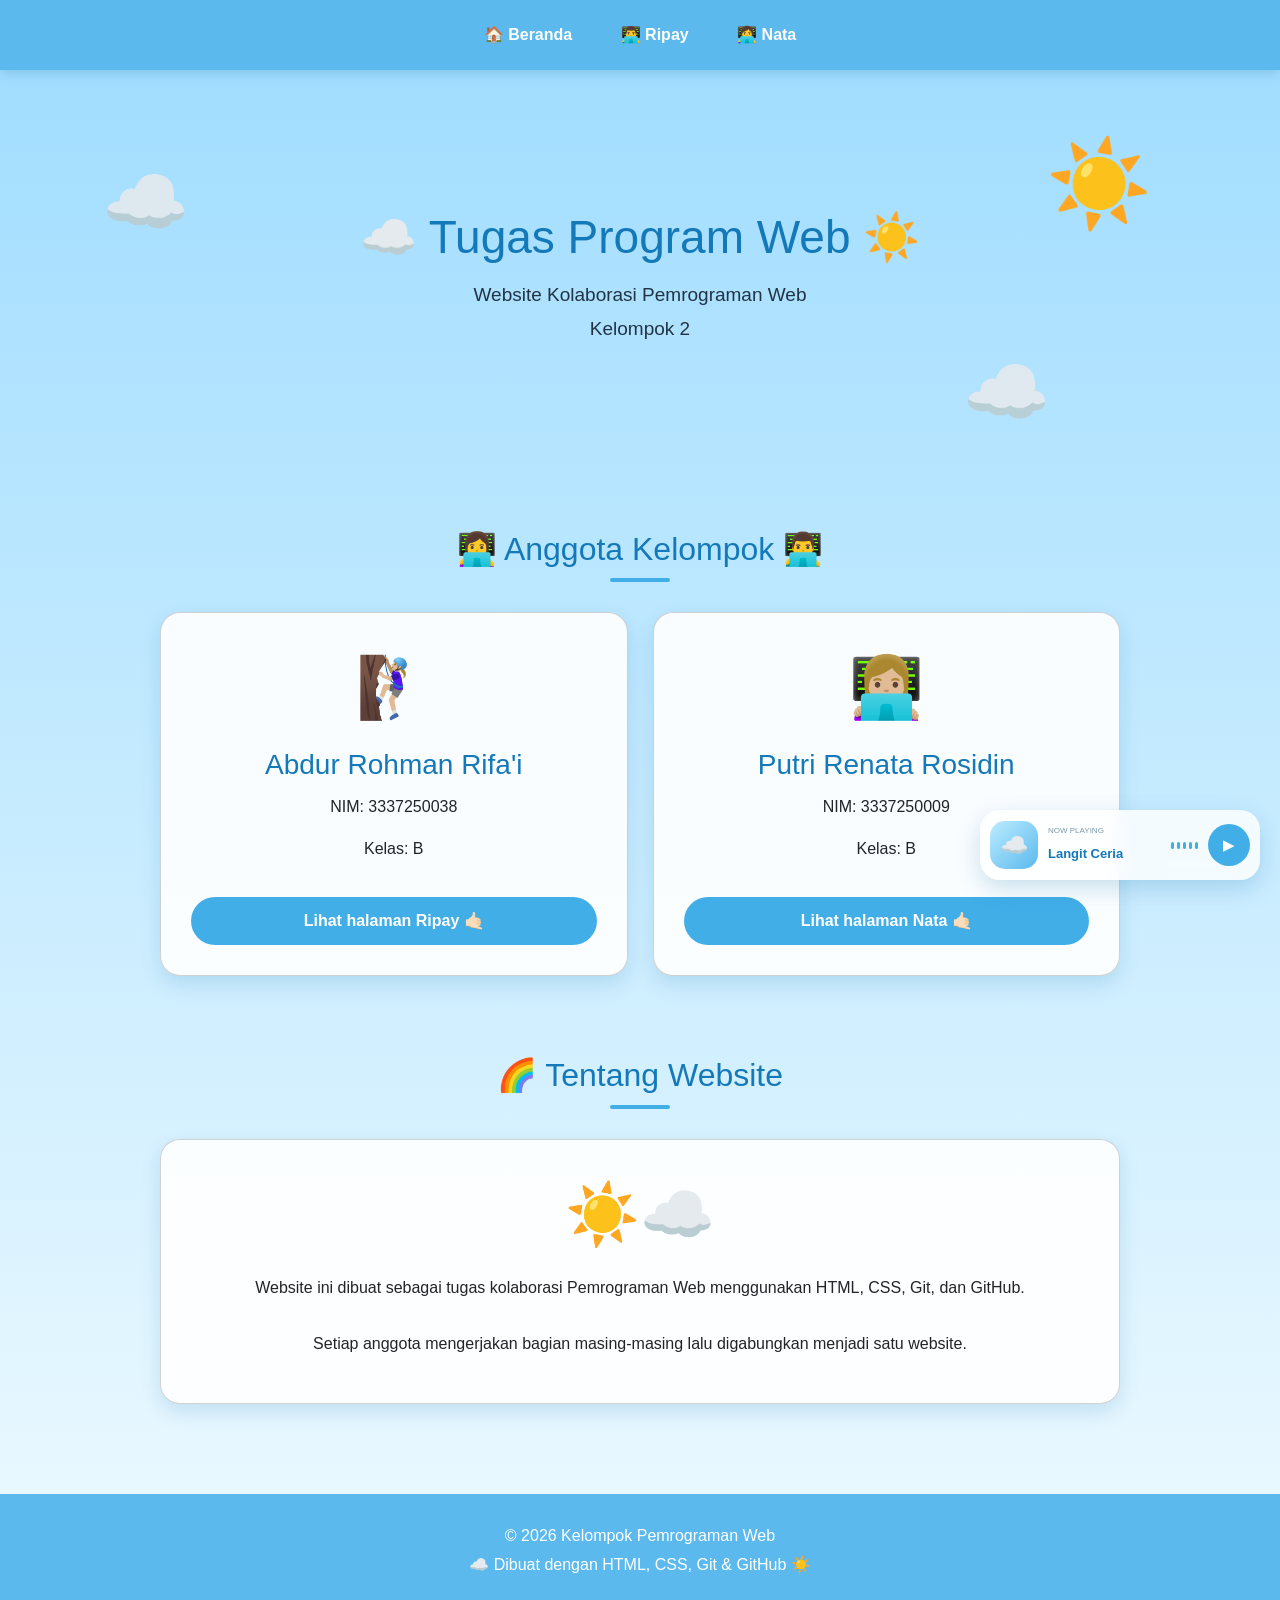
<file: index.html>
<!DOCTYPE html>
<html lang="id">

<head>

    <meta charset="UTF-8">

    <meta name="viewport"
          content="width=device-width, initial-scale=1.0">

    <title>Langit Ceria</title>

    <link href="https://cdn.jsdelivr.net/npm/bootstrap@5.3.8/dist/css/bootstrap.min.css"
          rel="stylesheet">

    <link rel="stylesheet" href="style.css">

</head>

<body>

<nav>

    <a href="index.html">🏠 Beranda</a>

    <a href="ripay.html">👨‍💻 Ripay</a>

    <a href="nata.html">👩‍💻 Nata</a>

</nav>


<div class="music-player" id="musicPlayer">

    <div class="music-cover">
        ☁️
    </div>

    <div class="music-detail">

        <small>NOW PLAYING</small>

        <span>Langit Ceria</span>

    </div>

    <div class="music-bars">

        <i></i>
        <i></i>
        <i></i>
        <i></i>
        <i></i>

    </div>

    <button
        class="music-button"
        id="musicButton"
        onclick="putarMusik()">

        ▶

    </button>

    <audio id="musik" loop>

        <source src="musik-beranda.mp3"
                type="audio/mpeg">

    </audio>

</div>


<section class="hero">

    <div class="cloud cloud1">
        ☁️
    </div>

    <div class="cloud cloud2">
        ☁️
    </div>

    <div class="sun">
        ☀️
    </div>

    <div>

        <h1>
            ☁️ Tugas Program Web ☀️
        </h1>

        <p>
            Website Kolaborasi Pemrograman Web
        </p>

        <p>
            Kelompok 2
        </p>

    </div>

</section>


<section class="container">

    <h2 class="title">
        👩‍💻 Anggota Kelompok 👨‍💻
    </h2>

    <div class="cards">

        <div class="card">

            <div class="emoji">
                🧗🏼‍♀️
            </div>

            <h3>
                Abdur Rohman Rifa'i
            </h3>

            <p>
                NIM: 3337250038
            </p>

            <p>
                Kelas: B
            </p>

            <a
                href="ripay.html"
                class="button">

                Lihat halaman Ripay 🤙🏻

            </a>

        </div>


        <div class="card">

            <div class="emoji">
                👩🏼‍💻
            </div>

            <h3>
                Putri Renata Rosidin
            </h3>

            <p>
                NIM: 3337250009
            </p>

            <p>
                Kelas: B
            </p>

            <a
                href="nata.html"
                class="button">

                Lihat halaman Nata 🤙🏻

            </a>

        </div>

    </div>

</section>


<section class="container">

    <h2 class="title">
        🌈 Tentang Website
    </h2>

    <div class="card">

        <div class="emoji">
            ☀️☁️
        </div>

        <p>
            Website ini dibuat sebagai tugas
            kolaborasi Pemrograman Web menggunakan
            HTML, CSS, Git, dan GitHub.
        </p>

        <p style="margin-top: 15px;">

            Setiap anggota mengerjakan bagian
            masing-masing lalu digabungkan menjadi
            satu website.

        </p>

    </div>

</section>


<footer>

    <p>
        © 2026 Kelompok Pemrograman Web
    </p>

    <p>
        ☁️ Dibuat dengan HTML, CSS, Git & GitHub ☀️
    </p>

</footer>


<script>

const musik = document.getElementById("musik");
const tombol = document.getElementById("musicButton");
const player = document.getElementById("musicPlayer");

function putarMusik() {

    if (musik.paused) {

        musik.play();

        tombol.innerHTML = "Ⅱ";

        player.classList.add("playing");

    } else {

        musik.pause();

        tombol.innerHTML = "▶";

        player.classList.remove("playing");

    }

}

</script>

<script src="https://cdn.jsdelivr.net/npm/bootstrap@5.3.8/dist/js/bootstrap.bundle.min.js"></script>

</body>

</html>
</file>
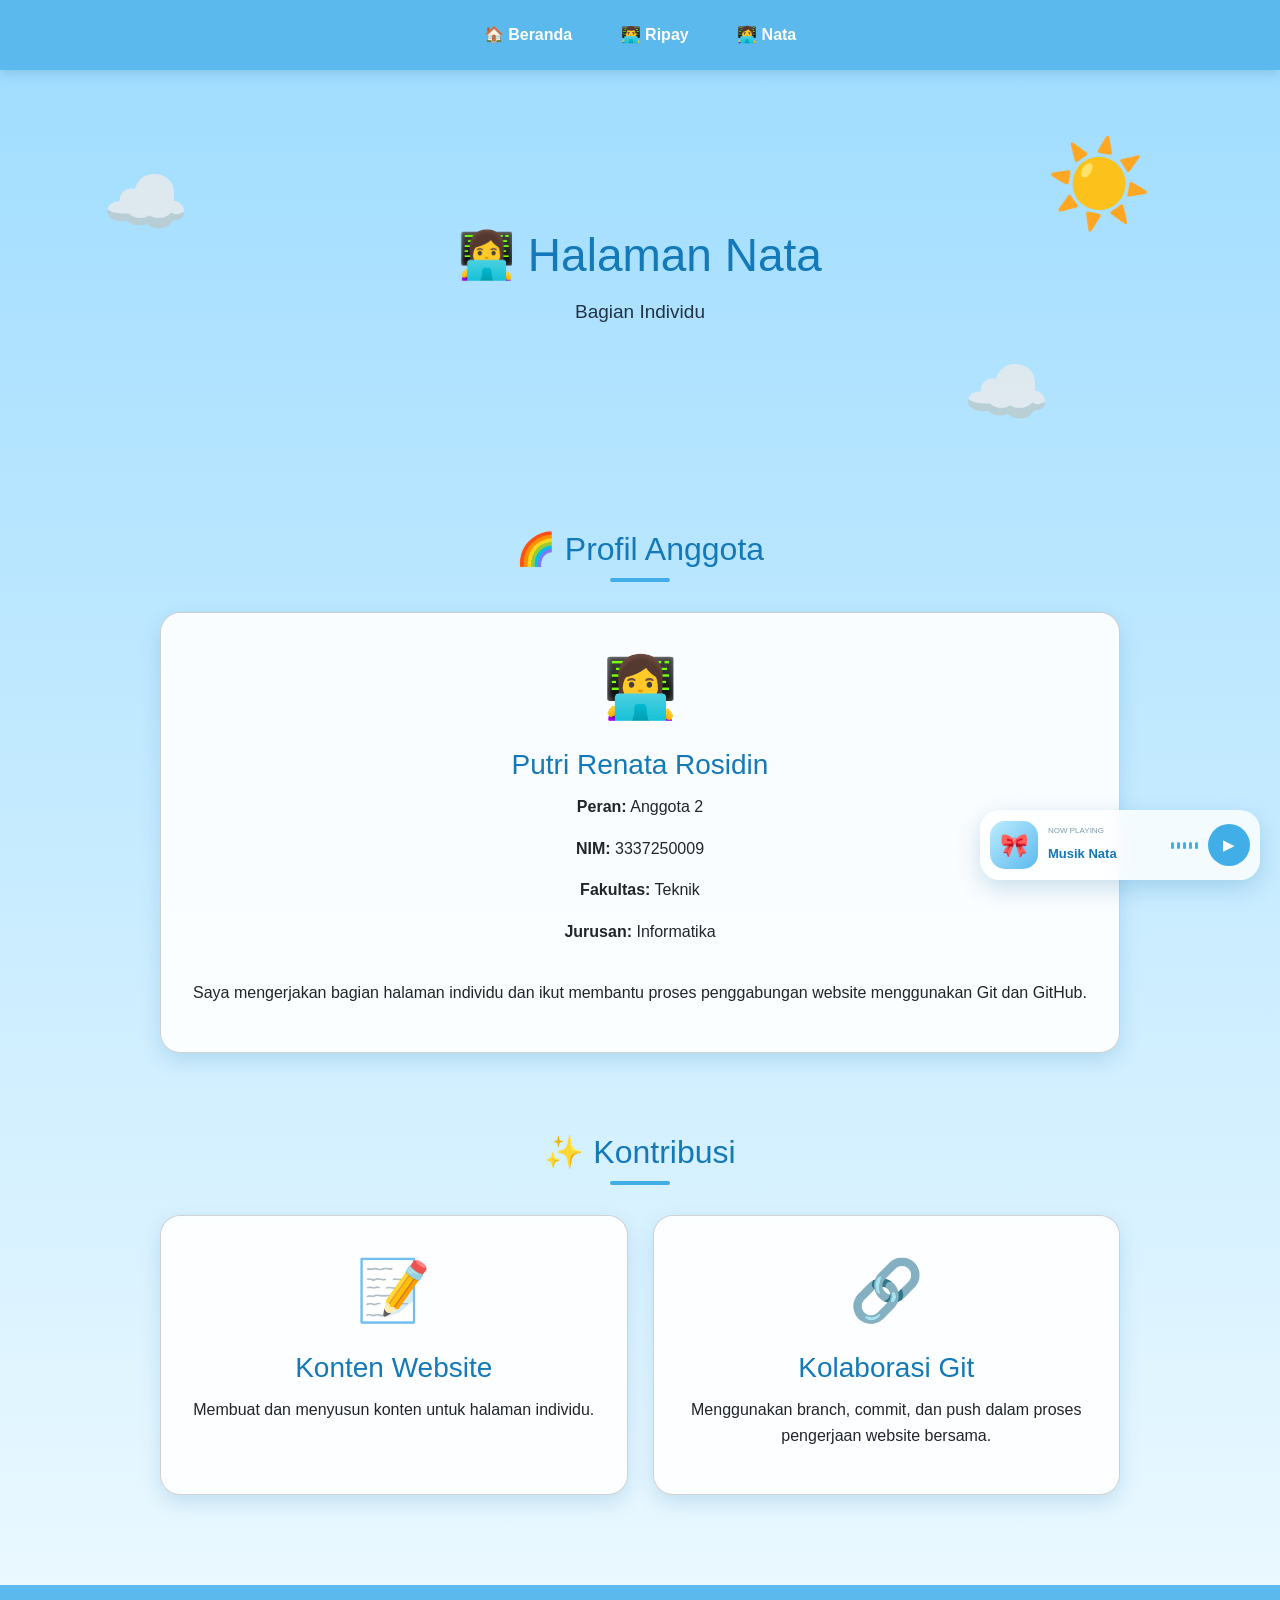
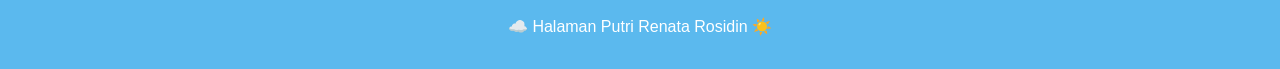
<file: nata.html>
<!DOCTYPE html>
<html lang="id">

<head>

    <meta charset="UTF-8">

    <meta name="viewport"
          content="width=device-width, initial-scale=1.0">

    <title>Nata - Langit Ceria</title>

    <link href="https://cdn.jsdelivr.net/npm/bootstrap@5.3.8/dist/css/bootstrap.min.css"
          rel="stylesheet">

    <link rel="stylesheet" href="style.css">

</head>

<body>

<nav>

    <a href="index.html">🏠 Beranda</a>

    <a href="ripay.html">👨‍💻 Ripay</a>

    <a href="nata.html">👩‍💻 Nata</a>

</nav>


<div class="music-player" id="musicPlayer">

    <div class="music-cover">
        🎀
    </div>

    <div class="music-detail">

        <small>NOW PLAYING</small>

        <span>Musik Nata</span>

    </div>

    <div class="music-bars">

        <i></i>
        <i></i>
        <i></i>
        <i></i>
        <i></i>

    </div>

    <button
        class="music-button"
        id="musicButton"
        onclick="putarMusik()">

        ▶

    </button>

    <audio id="musik" loop>

        <source src="musik-nata.mp3"
                type="audio/mpeg">

    </audio>

</div>


<section class="hero">

    <div class="cloud cloud1">
        ☁️
    </div>

    <div class="cloud cloud2">
        ☁️
    </div>

    <div class="sun">
        ☀️
    </div>

    <div>

        <h1>
            👩‍💻 Halaman Nata
        </h1>

        <p>
            Bagian Individu
        </p>

    </div>

</section>


<section class="container">

    <h2 class="title">
        🌈 Profil Anggota
    </h2>

    <div class="card">

        <div class="emoji">
            👩‍💻
        </div>

        <h3>
            Putri Renata Rosidin
        </h3>

        <p>
            <strong>Peran:</strong>
            Anggota 2
        </p>

        <p>
            <strong>NIM:</strong>
            3337250009
        </p>

        <p>
            <strong>Fakultas:</strong>
            Teknik
        </p>

        <p>
            <strong>Jurusan:</strong>
            Informatika
        </p>

        <p style="margin-top: 20px;">

            Saya mengerjakan bagian halaman
            individu dan ikut membantu proses
            penggabungan website menggunakan
            Git dan GitHub.

        </p>

    </div>

</section>


<section class="container">

    <h2 class="title">
        ✨ Kontribusi
    </h2>

    <div class="cards">

        <div class="card">

            <div class="emoji">
                📝
            </div>

            <h3>
                Konten Website
            </h3>

            <p>
                Membuat dan menyusun konten
                untuk halaman individu.
            </p>

        </div>


        <div class="card">

            <div class="emoji">
                🔗
            </div>

            <h3>
                Kolaborasi Git
            </h3>

            <p>
                Menggunakan branch, commit,
                dan push dalam proses pengerjaan
                website bersama.
            </p>

        </div>

    </div>

</section>


<footer>

    <p>
        ☁️ Halaman Putri Renata Rosidin ☀️
    </p>

</footer>


<script>

const musik = document.getElementById("musik");
const tombol = document.getElementById("musicButton");
const player = document.getElementById("musicPlayer");

function putarMusik() {

    if (musik.paused) {

        musik.play();

        tombol.innerHTML = "Ⅱ";

        player.classList.add("playing");

    } else {

        musik.pause();

        tombol.innerHTML = "▶";

        player.classList.remove("playing");

    }

}

</script>

<script src="https://cdn.jsdelivr.net/npm/bootstrap@5.3.8/dist/js/bootstrap.bundle.min.js"></script>

</body>

</html>
</file>
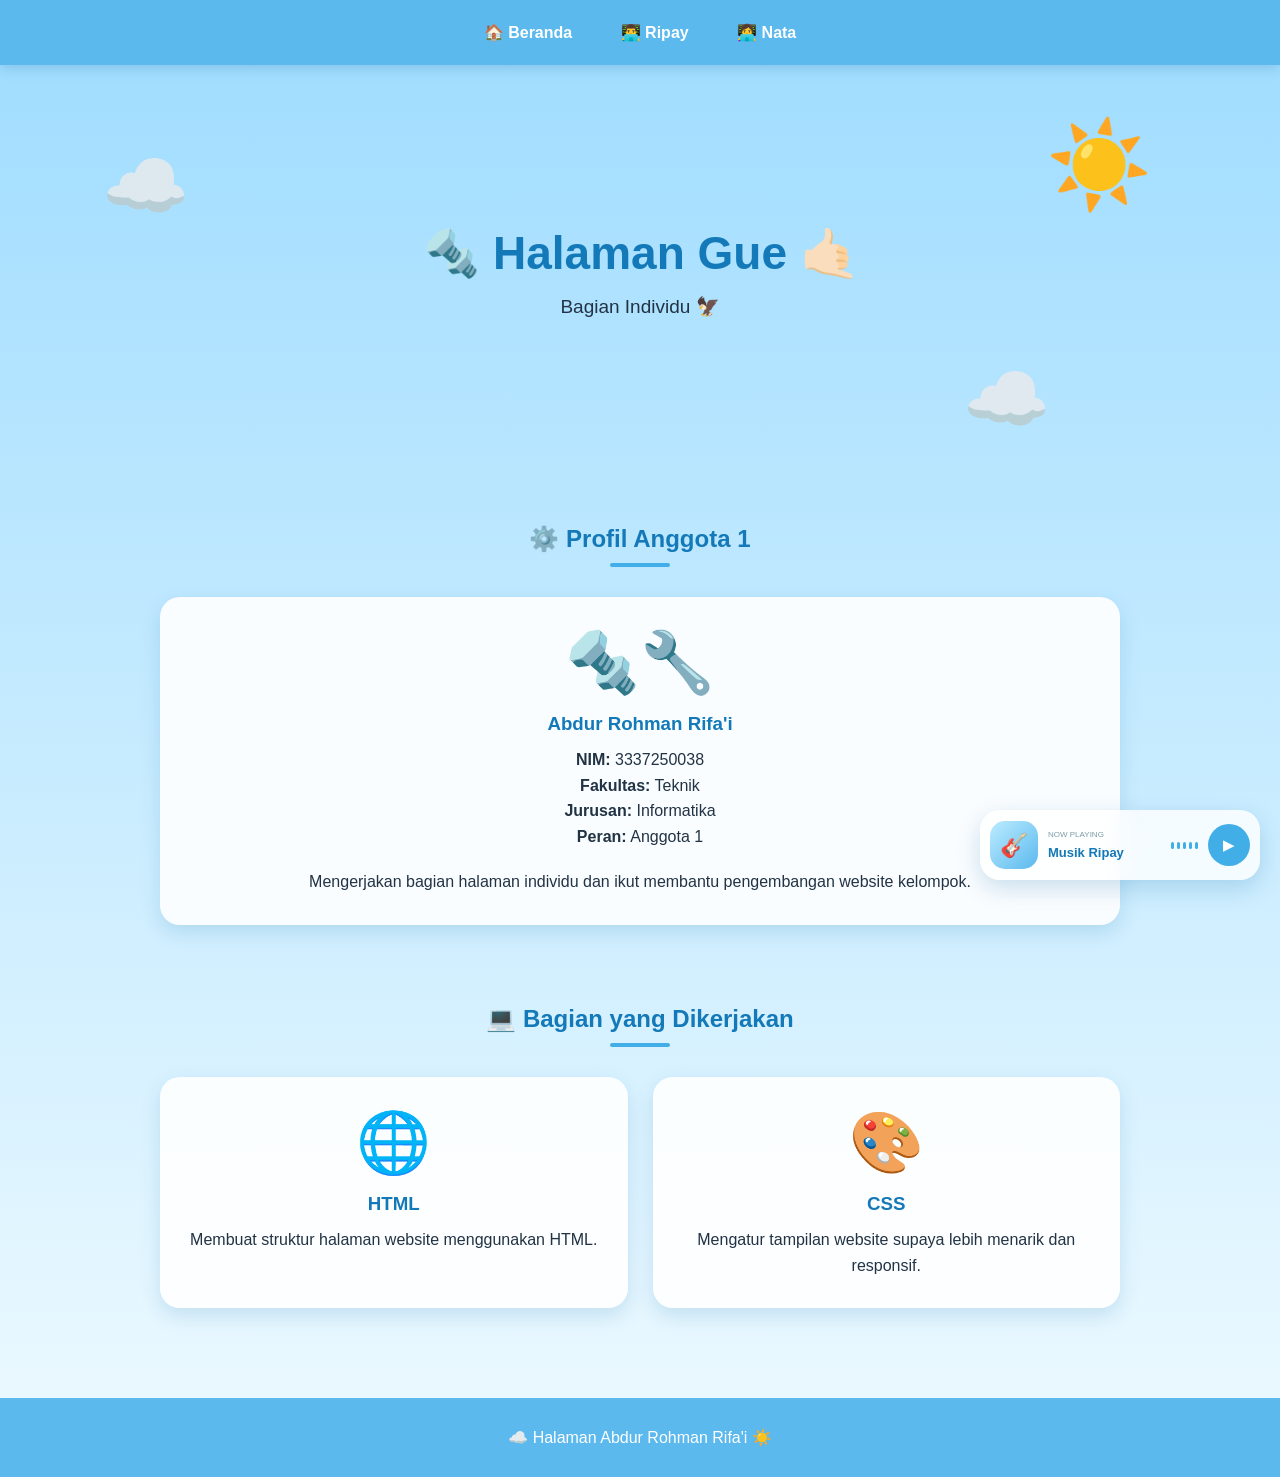
<file: ripay.html>
<!DOCTYPE html>
<html lang="id">

<head>

    <meta charset="UTF-8">

    <meta name="viewport"
          content="width=device-width, initial-scale=1.0">

    <title>Ripay - Langit Ceria</title>

    <link rel="stylesheet" href="style.css">

</head>

<body>

<nav>

    <a href="index.html">🏠 Beranda</a>

    <a href="ripay.html">👨‍💻 Ripay</a>

    <a href="nata.html">👩‍💻 Nata</a>

</nav>


<!-- musik -->

<div class="music-player" id="musicPlayer">

    <div class="music-cover">
        🎸
    </div>

    <div class="music-detail">

        <small>NOW PLAYING</small>

        <span>Musik Ripay</span>

    </div>

    <div class="music-bars">

        <i></i>
        <i></i>
        <i></i>
        <i></i>
        <i></i>

    </div>

    <button
        class="music-button"
        id="musicButton"
        onclick="putarMusik()">

        ▶

    </button>

    <audio id="musik" loop>

        <source src="musik-ripay.mp3"
                type="audio/mpeg">

    </audio>

</div>


<section class="hero">

    <div class="cloud cloud1">
        ☁️
    </div>

    <div class="cloud cloud2">
        ☁️
    </div>

    <div class="sun">
        ☀️
    </div>

    <div>

        <h1>
            🔩 Halaman Gue 🤙🏻
        </h1>

        <p>
            Bagian Individu 🦅
        </p>

    </div>

</section>


<section class="container">

    <h2 class="title">
        ⚙️ Profil Anggota 1
    </h2>

    <div class="card">

        <div class="emoji">
            🔩🔧
        </div>

        <h3>
            Abdur Rohman Rifa'i
        </h3>

        <p>
            <strong>NIM:</strong>
            3337250038
        </p>

        <p>
            <strong>Fakultas:</strong>
            Teknik
        </p>

        <p>
            <strong>Jurusan:</strong>
            Informatika
        </p>

        <p>
            <strong>Peran:</strong>
            Anggota 1
        </p>

        <p style="margin-top: 20px;">

            Mengerjakan bagian halaman individu
            dan ikut membantu pengembangan
            website kelompok.

        </p>

    </div>

</section>


<section class="container">

    <h2 class="title">
        💻 Bagian yang Dikerjakan
    </h2>

    <div class="cards">

        <div class="card">

            <div class="emoji">
                🌐
            </div>

            <h3>HTML</h3>

            <p>

                Membuat struktur halaman website
                menggunakan HTML.

            </p>

        </div>


        <div class="card">

            <div class="emoji">
                🎨
            </div>

            <h3>CSS</h3>

            <p>

                Mengatur tampilan website supaya
                lebih menarik dan responsif.

            </p>

        </div>

    </div>

</section>


<footer>

    <p>
        ☁️ Halaman Abdur Rohman Rifa'i ☀️
    </p>

</footer>


<script>

const musik = document.getElementById("musik");
const tombol = document.getElementById("musicButton");
const player = document.getElementById("musicPlayer");

function putarMusik() {

    if (musik.paused) {

        musik.play();

        tombol.innerHTML = "Ⅱ";

        player.classList.add("playing");

    } else {

        musik.pause();

        tombol.innerHTML = "▶";

        player.classList.remove("playing");

    }

}

</script>

</body>
</html>
</file>
<file: style.css>
* {
    margin: 0;
    padding: 0;
    box-sizing: border-box;
}

html {
    scroll-behavior: smooth;
}

body {
    font-family: Arial, sans-serif;
    background: linear-gradient(#9edcff, #eefaff);
    color: #234;
    min-height: 100vh;
    overflow-x: hidden;
}

nav {
    background: #5bb9ee;
    padding: 15px;
    text-align: center;
    position: sticky;
    top: 0;
    z-index: 10;
    box-shadow: 0 3px 12px rgba(0, 90, 140, 0.2);
}

nav a {
    color: white;
    text-decoration: none;
    font-weight: bold;
    margin: 0 10px;
    padding: 8px 12px;
    border-radius: 20px;
    display: inline-block;
    transition: 0.3s;
}

nav a:hover {
    background: rgba(255, 255, 255, 0.2);
    color: #fff7a8;
    transform: translateY(-2px);
}

.hero {
    min-height: 420px;
    display: flex;
    align-items: center;
    justify-content: center;
    text-align: center;
    padding: 40px 20px;
    position: relative;
    overflow: hidden;
}

.hero h1 {
    font-size: 46px;
    color: #1479b8;
    margin-bottom: 15px;
    animation: muncul 1s ease;
}

.hero p {
    font-size: 19px;
    margin: 6px;
    animation: naik 1.5s ease;
}

.sun {
    position: absolute;
    right: 10%;
    top: 50px;
    font-size: 85px;
    animation: matahari 4s ease-in-out infinite;
}

.cloud {
    position: absolute;
    font-size: 70px;
    opacity: 0.9;
}

.cloud1 {
    left: 8%;
    top: 80px;
    animation: awan1 9s ease-in-out infinite;
}

.cloud2 {
    right: 18%;
    bottom: 45px;
    animation: awan2 11s ease-in-out infinite;
}

.container {
    max-width: 1000px;
    margin: auto;
    padding: 40px 20px;
}

.title {
    text-align: center;
    color: #1479b8;
    margin-bottom: 30px;
}

.title::after {
    content: "";
    display: block;
    width: 60px;
    height: 4px;
    background: #42aee8;
    border-radius: 10px;
    margin: 10px auto;
}

.cards {
    display: grid;
    grid-template-columns: repeat(auto-fit, minmax(280px, 1fr));
    gap: 25px;
}

.card {
    background: rgba(255, 255, 255, 0.9);
    border-radius: 20px;
    padding: 30px;
    text-align: center;
    box-shadow: 0 8px 20px rgba(0, 100, 160, 0.15);
    transition: 0.4s;
    animation: kartu 4s ease-in-out infinite;
    position: relative;
    overflow: hidden;
}

.card:nth-child(2) {
    animation-delay: 0.5s;
}

.card:hover {
    transform: translateY(-10px);
    box-shadow: 0 15px 30px rgba(0, 100, 160, 0.25);
}

.card h3 {
    color: #1479b8;
    margin-bottom: 12px;
}

.card p {
    line-height: 1.6;
}

.emoji {
    font-size: 60px;
    margin-bottom: 15px;
    display: inline-block;
    animation: emoji 3s ease-in-out infinite;
}

.button {
    display: inline-block;
    margin-top: 20px;
    padding: 12px 24px;
    background: #42aee8;
    color: white;
    border-radius: 25px;
    text-decoration: none;
    font-weight: bold;
    transition: 0.3s;
}

.button:hover {
    background: #1479b8;
    transform: translateY(-4px);
    box-shadow: 0 6px 15px rgba(20, 121, 184, 0.3);
}

footer {
    margin-top: 50px;
    padding: 25px;
    text-align: center;
    background: #5bb9ee;
    color: white;
}

footer p {
    margin: 5px;
}

.music-player {
    position: fixed;
    right: 20px;
    bottom: 20px;
    width: 280px;
    min-height: 70px;
    padding: 10px;
    display: flex;
    align-items: center;
    gap: 10px;
    background: rgba(255, 255, 255, 0.8);
    border-radius: 20px;
    box-shadow: 0 8px 25px rgba(0, 100, 160, 0.2);
    backdrop-filter: blur(10px);
    z-index: 20;
    animation: munculMusic 0.8s ease;
}

.music-cover {
    width: 48px;
    height: 48px;
    flex-shrink: 0;
    border-radius: 15px;
    display: flex;
    align-items: center;
    justify-content: center;
    font-size: 23px;
    background: linear-gradient(135deg, #bcecff, #5bb9ee);
}

.music-player.playing .music-cover {
    animation: putar 4s linear infinite;
}

.music-detail {
    width: 90px;
    overflow: hidden;
}

.music-detail small {
    display: block;
    color: #7b9aaa;
    font-size: 8px;
    margin-bottom: 4px;
}

.music-detail span {
    color: #1479b8;
    font-size: 13px;
    font-weight: bold;
    white-space: nowrap;
}

.music-bars {
    display: flex;
    align-items: center;
    gap: 3px;
    height: 30px;
    margin-left: auto;
}

.music-bars i {
    width: 3px;
    height: 7px;
    background: #42aee8;
    border-radius: 5px;
}

.music-player.playing .music-bars i {
    animation: equalizer 0.8s infinite;
}

.music-player.playing .music-bars i:nth-child(2) {
    animation-delay: 0.2s;
}

.music-player.playing .music-bars i:nth-child(3) {
    animation-delay: 0.1s;
}

.music-player.playing .music-bars i:nth-child(4) {
    animation-delay: 0.3s;
}

.music-player.playing .music-bars i:nth-child(5) {
    animation-delay: 0.15s;
}

.music-button {
    width: 42px;
    height: 42px;
    border: none;
    border-radius: 50%;
    background: #42aee8;
    color: white;
    cursor: pointer;
    font-size: 15px;
    transition: 0.3s;
}

.music-button:hover {
    background: #1479b8;
    transform: scale(1.1);
}

.grid-container {
    margin: 3rem auto;
    padding: 2rem;
    display: grid;
    grid-template-columns: repeat(5, 1fr);
    place-items: center;
    gap: 20px 30px;
    background-color: darkslateblue;
    border-radius: 10px;
}

.elements {
    padding: 1rem 2rem;
    text-align: center;
    background-color: rgb(169, 158, 238);
    border-radius: 6px;
    color: rgb(25, 118, 212);
}

.flex-container {
    display: flex;
    justify-content: center;
    align-items: stretch;
    gap: 20px;
    flex-wrap: wrap;
}

.flex-item {
    flex: 1;
    min-width: 200px;
    padding: 20px;
    background: white;
    border-radius: 15px;
    text-align: center;
}

@keyframes muncul {
    from {
        opacity: 0;
        transform: translateY(30px);
    }

    to {
        opacity: 1;
        transform: translateY(0);
    }
}

@keyframes naik {
    from {
        opacity: 0;
        transform: translateY(20px);
    }

    to {
        opacity: 1;
        transform: translateY(0);
    }
}

@keyframes matahari {
    0%, 100% {
        transform: translateY(0) rotate(0);
    }

    50% {
        transform: translateY(-15px) rotate(10deg);
    }
}

@keyframes awan1 {
    0%, 100% {
        transform: translateX(-20px);
    }

    50% {
        transform: translateX(60px);
    }
}

@keyframes awan2 {
    0%, 100% {
        transform: translateX(20px);
    }

    50% {
        transform: translateX(-60px);
    }
}

@keyframes kartu {
    0%, 100% {
        transform: translateY(0);
    }

    50% {
        transform: translateY(-5px);
    }
}

@keyframes emoji {
    0%, 100% {
        transform: translateY(0);
    }

    50% {
        transform: translateY(-7px) rotate(4deg);
    }
}

@keyframes munculMusic {
    from {
        opacity: 0;
        transform: translateY(30px);
    }

    to {
        opacity: 1;
        transform: translateY(0);
    }
}

@keyframes putar {
    from {
        transform: rotate(0);
    }

    to {
        transform: rotate(360deg);
    }
}

@keyframes equalizer {
    0% {
        height: 5px;
    }

    50% {
        height: 23px;
    }

    100% {
        height: 7px;
    }
}

@media screen and (max-width: 480px) {

    nav a {
        margin: 2px;
        padding: 7px;
        font-size: 13px;
    }

    .hero {
        min-height: 400px;
    }

    .hero h1 {
        font-size: 32px;
    }

    .hero p {
        font-size: 16px;
    }

    .sun {
        font-size: 50px;
        right: 3%;
        top: 35px;
    }

    .cloud {
        font-size: 45px;
    }

    .cards {
        grid-template-columns: 1fr;
    }

    .music-player {
        right: 10px;
        bottom: 10px;
        width: 235px;
        min-height: 60px;
    }

    .music-cover {
        width: 42px;
        height: 42px;
        font-size: 19px;
    }

    .music-detail {
        width: 70px;
    }

    .music-detail span {
        font-size: 11px;
    }

    .music-button {
        width: 37px;
        height: 37px;
    }

    .grid-container {
        grid-template-columns: 1fr;
    }
}

@media screen and (min-width: 481px)
and (max-width: 768px) {

    .cards {
        grid-template-columns: repeat(2, 1fr);
    }

    .grid-container {
        grid-template-columns: repeat(3, 1fr);
    }
}

@media screen and (min-width: 769px)
and (max-width: 1024px) {

    .grid-container {
        grid-template-columns: repeat(4, 1fr);
    }
}
</file>
